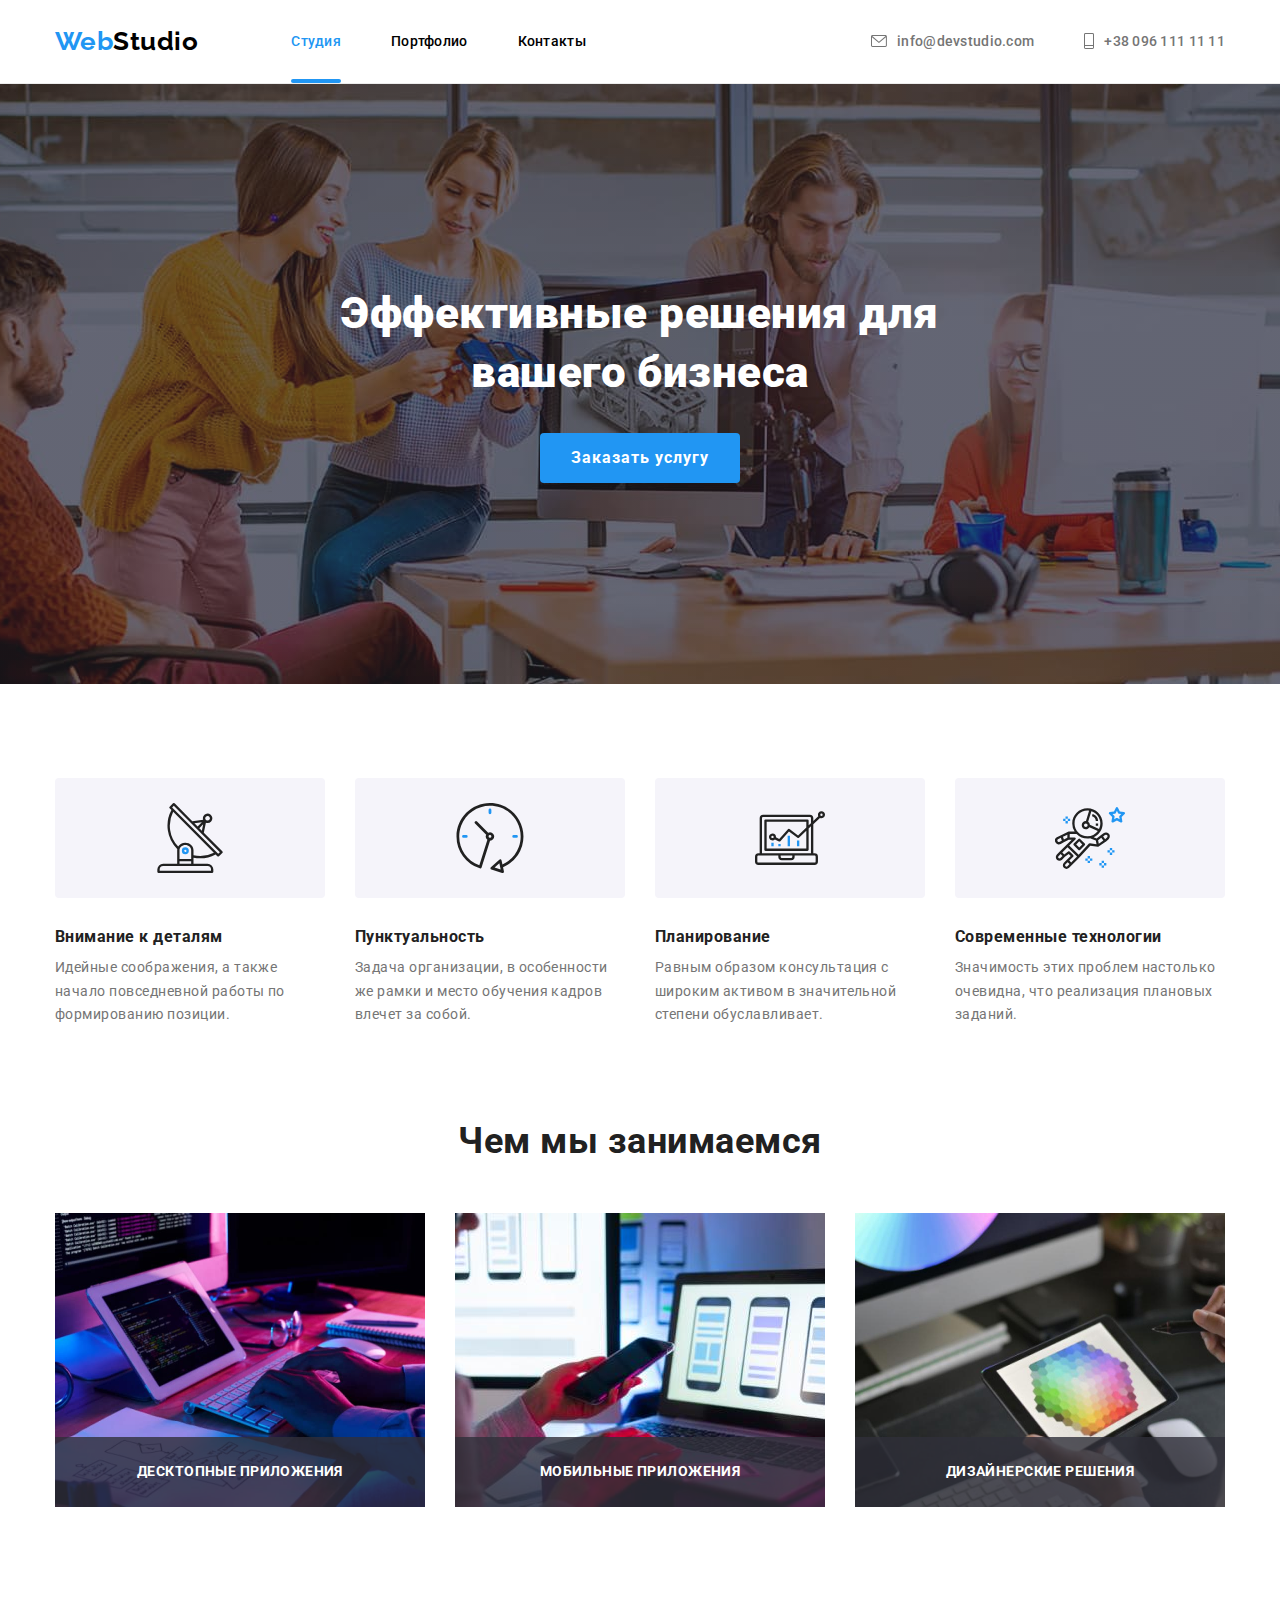
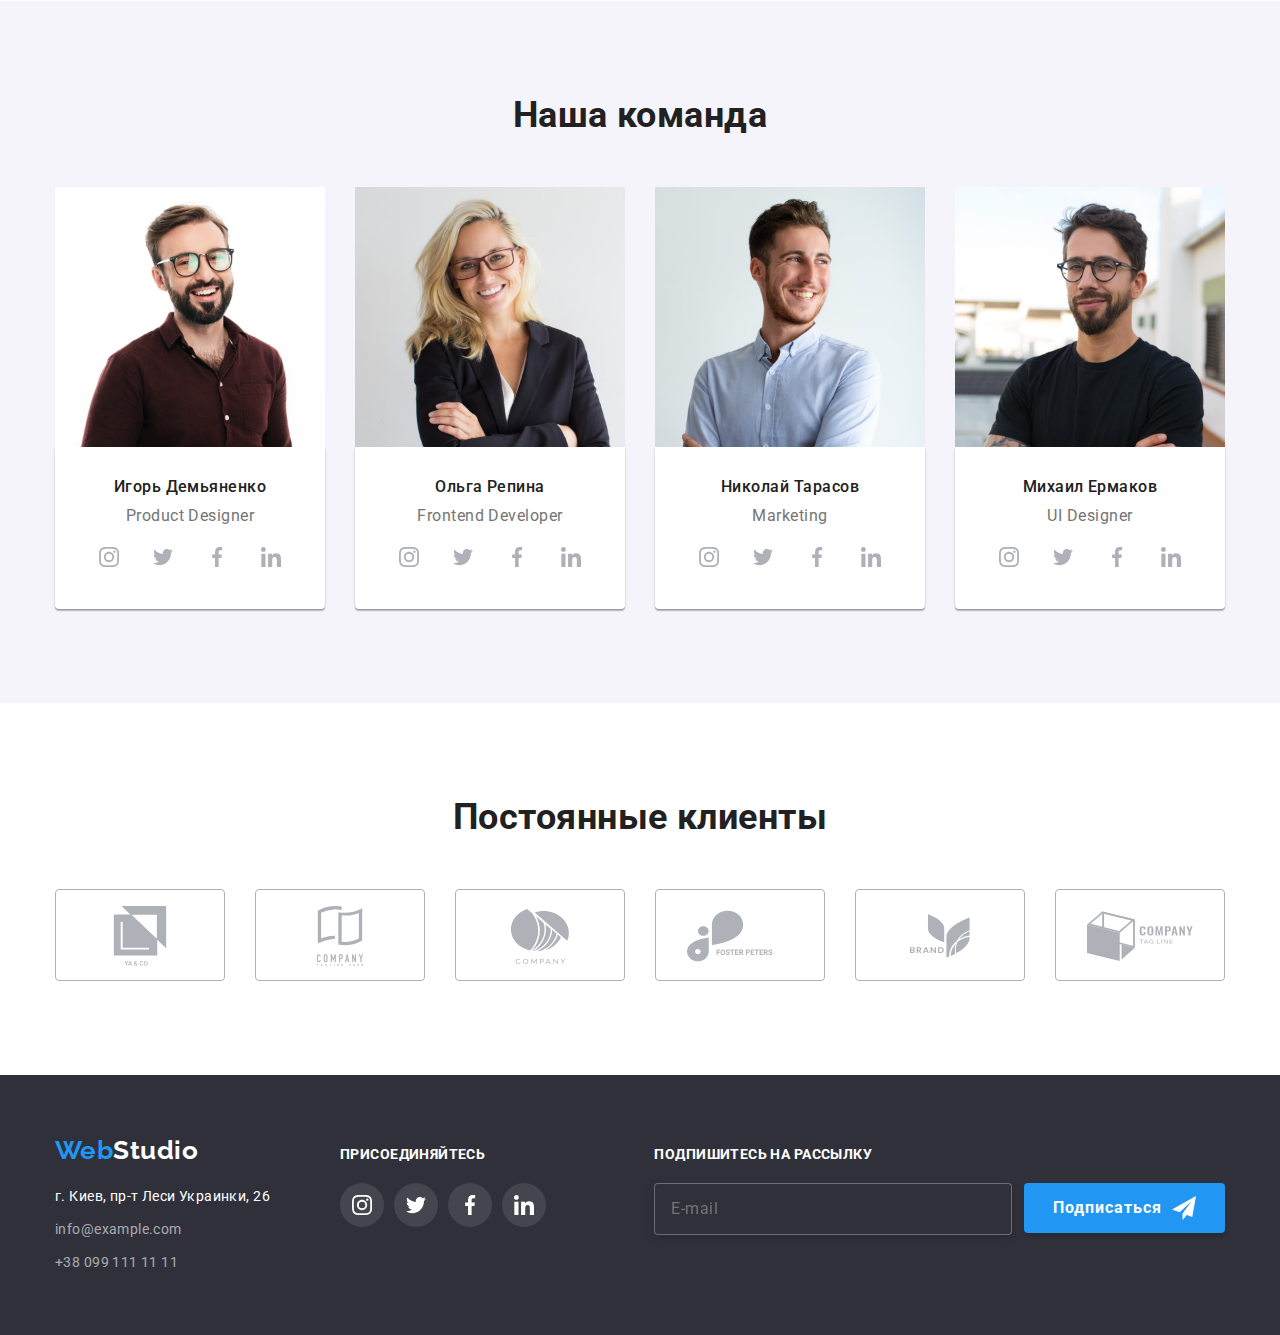
<file: index.html>
<!DOCTYPE html>
<html lang="en">

<head>
    <meta charset="UTF-8">
    <meta http-equiv="X-UA-Compatible" content="IE=edge">
    <meta name="viewport" content="width=device-width, initial-scale=1.0">
    <title>Document</title>
    <link
        href="https://fonts.googleapis.com/css2?family=Raleway:wght@700&family=Roboto:wght@400;500;700;900&display=swap"
        rel="stylesheet">
    <link rel="stylesheet" href="https://cdnjs.cloudflare.com/ajax/libs/modern-normalize/1.1.0/modern-normalize.min.css">
    <link rel="stylesheet" href="./css/styles.css" />
</head>

<body>
   
    <header class="header-blok">
      <div class="header container">
            <nav class="main-nav">
                <a class="logo" href="/">
                    <span class="logo-web">Web</span>Studio
                </a>
                <ul class="site-nav">
                    <li class="site-nav-item"><div class="link-current"><a href="index.html" class="site-nav-link link current">Студия</a></div></li>
                    <li class="site-nav-item"><a href="portfolio.html" class="site-nav-link link">Портфолио</a></li>
                    <li class="site-nav-item"><a href="" class="site-nav-link link">Контакты</a></li>
                </ul>
            </nav>
            
            <ul class="auth-nav list">
                <li class="auth-nav-item">
                    <a href="mailto:info@devstudio.com" class="auth-nav-link" aria-label="почта">
                        <svg class="auth-nav-icon-mail" width="16" height="12">
                            <use href="./image/icons.svg#icon-envelope" class="icon-mail"></use>
                        </svg>info@devstudio.com
                    </a>
                </li>
                <li class="auth-nav-item">
                    <a href="tel:+380961111111" class="auth-nav-link" aria-label="телефон">
                        <svg class="auth-nav-icon-tel">
                            <use href="./image/icons.svg#icon-Vector-1-1"></use>
                        </svg>+38 096 111 11 11
                    </a>
                </li>
            </ul>
      </div>

    </header>

    <main>
        <!--Герой-->

        <section class="hero">
            <div class="container">
                <h1 class="hero-title">Эффективные решения для вашего бизнеса</h1>
                <button class="hero-button" type="button" data-modal-open>Заказать услугу</button>
                <div class="backdrop is-hidden" data-modal>
                    <div class="modal">
        
                        <button class="modal-close" data-modal-close>
                            <svg class="button-icon">
                                <use href="./image/icons.svg#icon-Vector-close"></use>
                            </svg>
                        </button>

                        <form class="form js-speaker-form">
                            <b>Оставьте свои данные, мы вам перезвоним</b>

                            <div class="form-field" role="group" >
                               
                                <label class="form-label" for="name">Имя</label>
                                <input class="form-input" type="text" name="name" id="name" placeholder=" ">
                                <svg class="icon-form">
                                    <use href="./image/icons.svg#icon-person"></use>
                                </svg>
                            </div>

                            <div class="form-field" role="group">
                                <label class="form-label" for="tel">Телефон</label>
                                <input class="form-input" type="tel" name="tel" id="tel" placeholder=" ">
                                <svg class="icon-form" width="18" height="18">
                                    <use href="./image/icons.svg#icon-phone"></use>
                                </svg>
                            </div>

                            <div class="form-field" role="group">
                                <label class="form-label" for="mail">Почта</label>
                                <input class="form-input" type="email" name="mail" id="mail" placeholder=" ">
                                <svg class="icon-form">
                                    <use href="./image/icons.svg#icon-email"></use>
                                </svg>
                            </div>

                            <div class="form-comment" role="group">
                                <label for="comment">Коментарий</label>
                                <textarea name="comment" id="comment" rows="15" placeholder="Введите текст"></textarea>
                            </div>

                           <div class="form-checkbox" role="group">
                                

                                <label class="policy" for="policy">
                                    <input class="checkbox" type="checkbox" id="policy" name="policy">
                                    <span class="icon-checkbox">
                                        <svg class="icon-check" id="policy width=" 16px" height="15px">
                                            <use href="./image/icons.svg#icon-check"></use>
                                        </svg>
                                    </span>
                                    Соглашаюсь на рассылку и принимаю <a class="checkbox-link" href=""> Условия договора</a> 
                                </label>
                            
                            
                            <button class="form-button" type="submit">Отправить</button>

                        </form>
                    </div>
                </div>
            </div>
        </section>


        <!--Особенности-->
        <section class="section">
            <div class="container">
                <h2 class="hidden">Особенности</h2>
                <ul class="feature-list">
                    <li class="feature-box">
                        <div class="button-hidden" aria-label="внимание к деталям">
                            <svg class="button-icon">
                                <use href="./image/icons.svg#icon-antenna-1"></use>
                            </svg>
                        </div>
                        <h3 class="feature-title">Внимание к деталям</h3>
                        <p class="feature-text">Идейные соображения, а также начало повседневной работы по формированию
                            позиции.</p>
                    </li>
                    <li class="feature-box">
                        <div class="button-hidden" aria-label="пунктуальность">
                            <svg class="button-icon">
                                <use href="./image/icons.svg#icon-clock-1"></use>
                            </svg>
                        </div>
                        <h3 class="feature-title">Пунктуальность</h3>
                        <p class="feature-text">Задача организации, в особенности же рамки и место обучения кадров влечет за
                            собой.</p>
                    </li>
                    <li class="feature-box">
                        <div class="button-hidden" aria-label="планирование">
                            <svg class="button-icon">
                                <use href="./image/icons.svg#icon-diagram-1"></use>
                            </svg>
                        </div>
                        <h3 class="feature-title">Планирование</h3>
                        <p class="feature-text">Равным образом консультация с широким активом в значительной степени
                            обуславливает.</p>
                    </li>
                    <li class="feature-box">
                        <div class="button-hidden" aria-label="современные технологии">
                            <svg class="button-icon">
                                <use href="./image/icons.svg#icon-astronaut-1"></use>
                            </svg>
                        </div>
                        <h3 class="feature-title">Современные технологии</h3>
                        <p class="feature-text">Значимость этих проблем настолько очевидна, что реализация плановых заданий.
                        </p>
                    </li>
                            </ul>
            </div>
        </section>

        <section class="section section-work">
            <div class="container">
              <h2 class="section-title">Чем мы занимаемся</h2>
             <ul class="work-cards">
                <li class="work-item">
                    <div class="work-position">
                        <img src="./image/img(1).jpg" alt="Разработка плана за компьютером" width="370">
                        <p class="label">ДЕСКТОПНЫЕ ПРИЛОЖЕНИЯ</p>
                    </div>

                </li>

                <li class="work-item">
                    <div class="work-position">
                    <img src="./image/img(2).jpg" alt="Поддержка через елефон" width="370">
                    <p class="label">МОБИЛЬНЫЕ ПРИЛОЖЕНИЯ</p>
                    </div>
                </li>

                <li class="work-item">
                    <div class="work-position">
                    <img src="./image/img(3).jpg" alt="Поддержка через планшет" width="370">
                    <p class="label">ДИЗАЙНЕРСКИЕ РЕШЕНИЯ</p>
                    </div>

                </li>
                 </ul>
            </div>
        </section>

        <section class="team section">
            <div class="container">
                <h2 class="section-title">Наша команда</h2>
                <ul class="team-cards">
                    <li class="team-item">
                        <img class="team-img" src="./image/фото1.jpg" alt="Улыбчивий мужчина в очках" width="270">
                        <div class="team-border">
                            <h3 class="title-el">Игорь Демьяненко</h3>
                            <p class="title-el-text">Product Designer</p>
                            <ul class="team-list-link">
                                <li class="list-link">
                                    <a href="" class="link" aria-label="инстаграм">
                                        <svg class="icon-link">
                                            <use href="./image/icons.svg#icon-instagram-2"></use>
                                        </svg>
                                    </a>
                                </li>
                                <li class="list-link">
                                    <a href="" class="link" aria-label="твиттер">
                                        <svg class="icon-link">
                                            <use href="./image/icons.svg#icon-twitter-1"></use>
                                        </svg>
                                    </a>
                                </li>
                                <li class="list-link">
                                    <a href="" class="link" aria-label="фейсбук">
                                        <svg class="icon-link">
                                            <use href="./image/icons.svg#icon-facebook-1"></use>
                                        </svg>
                                    </a>
                                </li>
                                <li class="list-link">
                                    <a href="" class="link" aria-label="линкедин">
                                        <svg class="icon-link">
                                            <use href="./image/icons.svg#icon-linkedin-1"></use>
                                        </svg>
                                    </a>
                                </li>
                            </ul>
                        </div>

                    </li>
                    <li class="team-item">
                        <img class="team-img" src="./image/фото2.jpg" alt="Светловолосая девушка" width="270">
                        <div class="team-border">
                            <h3 class="title-el">Ольга Репина</h3>
                            <p class="title-el-text">Frontend Developer</p>
                            <ul class="team-list-link">
                                <li class="list-link">
                                    <a href="" class="link" aria-label="инстаграм">
                                        <svg class="icon-link">
                                            <use href="./image/icons.svg#icon-instagram-2"></use>
                                        </svg>
                                    </a>
                                </li>
                                <li class="list-link">
                                    <a href="" class="link" aria-label="твиттер">
                                        <svg class="icon-link">
                                            <use href="./image/icons.svg#icon-twitter-1"></use>
                                        </svg>
                                    </a>
                                </li>
                                <li class="list-link">
                                    <a href="" class="link" aria-label="фейсбук">
                                        <svg class="icon-link">
                                            <use href="./image/icons.svg#icon-facebook-1"></use>
                                        </svg>
                                    </a>
                                </li>
                                <li class="list-link">
                                    <a href="" class="link" aria-label="линкедин">
                                        <svg class="icon-link">
                                            <use href="./image/icons.svg#icon-linkedin-1"></use>
                                        </svg>
                                    </a>
                                </li>
                            </ul>
                        </div>

                    </li>
                    <li class="team-item">
                        <img class="team-img" src="./image/фото3.jpg" alt="Улыбчивый парень в рубашке" width="270">
                        <div class="team-border">
                            <h3 class="title-el">Николай Тарасов</h3>
                            <p class="title-el-text">Marketing</p>
                            <ul class="team-list-link">
                                <li class="list-link">
                                    <a href="" class="link" aria-label="инстаграм">
                                        <svg class="icon-link">
                                            <use href="./image/icons.svg#icon-instagram-2"></use>
                                        </svg>
                                    </a>
                                </li>
                                <li class="list-link">
                                    <a href="" class="link" aria-label="твиттер">
                                        <svg class="icon-link">
                                            <use href="./image/icons.svg#icon-twitter-1"></use>
                                        </svg>
                                    </a>
                                </li>
                                <li class="list-link">
                                    <a href="" class="link" aria-label="фейсбук">
                                        <svg class="icon-link">
                                            <use href="./image/icons.svg#icon-facebook-1"></use>
                                        </svg>
                                    </a>
                                </li>
                                <li class="list-link">
                                    <a href="" class="link" aria-label="линкедин">
                                        <svg class="icon-link">
                                            <use href="./image/icons.svg#icon-linkedin-1"></use>
                                        </svg>
                                    </a>
                                </li>
                            </ul>
                        </div>
                    </li>

                    <li class="team-item">
                        <img class="team-img" src="./image/фото4.jpg" alt="Увереный в себе мужчина" width="270">
                        <div class="team-border">
                            <h3 class="title-el">Михаил Ермаков</h3>
                            <p class="title-el-text">UI Designer</p>
                            <ul class="team-list-link">
                                <li class="list-link">
                                    <a href="" class="link" aria-label="инстаграм">
                                        <svg class="icon-link">
                                            <use href="./image/icons.svg#icon-instagram-2"></use>
                                        </svg>
                                    </a>
                                </li>
                                <li class="list-link">
                                    <a href="" class="link" aria-label="твиттер">
                                        <svg class="icon-link">
                                            <use href="./image/icons.svg#icon-twitter-1"></use>
                                        </svg>
                                    </a>
                                </li>
                                <li class="list-link">
                                    <a href="" class="link" aria-label="фейсбук">
                                        <svg class="icon-link">
                                            <use href="./image/icons.svg#icon-facebook-1"></use>
                                        </svg>
                                    </a>
                                </li>
                                <li class="list-link">
                                    <a href="" class="link" aria-label="линкедин">
                                        <svg class="icon-link">
                                            <use href="./image/icons.svg#icon-linkedin-1"></use>
                                        </svg>
                                    </a>
                                </li>
                            </ul>
                        </div>
                    </li>
                </ul>
            </div>
        </section>

        <section class="section">
            <div class="container">
                <h2 class="section-title">Постоянные клиенты</h2>
                    <ul class="logo-list">
                        <li class="logo-card">
                            <a href="" class="partners" aria-label=" "  >
                                <svg class="icon-logo" width="106px" height="60px">
                                    <use href="./image/icons.svg#icon-group-1"></use>
                                </svg>
                            </a>
                        </li>
                        <li class="logo-card">
                            <a href="" class="partners" aria-label="">
                                <svg class="icon-logo" width="106px" height="60px">
                                    <use href="./image/icons.svg#icon-group-2"></use>
                                </svg>
                            </a>
                        </li>
                        <li class="logo-card">
                            <a href="" class="partners" aria-label="">
                                <svg class="icon-logo" width="106px" height="60px">
                                    <use href="./image/icons.svg#icon-group-3"></use>
                                </svg>
                            </a>
                        </li>
                        <li class="logo-card">
                            <a href="" class="partners" aria-label="">
                                <svg class="icon-logo" width="106px" height="60px">
                                    <use href="./image/icons.svg#icon-group-4"></use>
                                </svg>
                            </a>
                        </li>
                        <li class="logo-card">
                            <a href="" class="partners" aria-label="">
                                <svg class="icon-logo" width="106px" height="60px">
                                    <use href="./image/icons.svg#icon-group5"></use>
                                </svg>
                            </a>
                        </li>
                        <li class="logo-card">
                            <a href="" class="partners" aria-label="">
                                <svg class="icon-logo" width="106px" height="60px">
                                    <use href="./image/icons.svg#icon-group-6"></use>
                                </svg>
                            </a>
                        </li>
                </ul>
            </div>
        </section>
    </main>

        <footer class="footer-blok ">
            <div class=" footer container">
                <div class="footer-adress ">
                    <a class="footer-logo logo" href="/"> <span class="logo-web">Web</span><span class="logo-studio">Studio</span></a>
                    <address class="address-footer">
                        <ul class="footer-item">
                            <li class="address">г. Киев, пр-т Леси Украинки, 26</li>
                            <li class="address-nav"><a href="mailto:info@devstudio.com" class="auth-nav-footer">info@example.com</a></li>
                            <li class="address-nav"><a href="tel:+380991111111" class="tel-nav-footer">+38 099 111 11 11</a></li>
                        </ul>
                    </address>
                </div>

               <div class="botton-link ">
                    <p class="link-title">ПРИСОЕДИНЯЙТЕСЬ</p>
                    <ul class="footer-box">
                        <li class="footer-list">
                            <a href="" class="footer-link" aria-label="">
                                <svg class="icon-footer">
                                    <use href="./image/icons.svg#icon-instagram-2"></use>
                                </svg>
                            </a>
                        </li>
                        <li class="footer-list">
                            <a href="" class="footer-link" aria-label="">
                                <svg class="icon-footer">
                                    <use href="./image/icons.svg#icon-twitter-1"></use>
                                </svg>
                            </a>
                        </li>
                        <li class="footer-list">
                            <a href="" class="footer-link" aria-label="">
                                <svg class="icon-footer">
                                    <use href="./image/icons.svg#icon-facebook-1"></use>
                                </svg>
                            </a>
                        </li>
                        <li class="footer-list">
                            <a href="" class="footer-link" aria-label="">
                                <svg class="icon-footer">
                                    <use href="./image/icons.svg#icon-linkedin-1"></use>
                                </svg>
                            </a>
                        </li>
                    </ul>
               </div>
               <label class="footer-mail" name="footer-mail" >
                   <span class="footer-label">ПОДПИШИТЕСЬ НА РАССЫЛКУ</span>
                    <form class="mail-box">
                        <input class="footer-input" type="email" placeholder="E-mail">
                        <button class="footer-submit" type="submit">Подписаться
                            <svg class="icon-footer">
                                <use href="./image/icons.svg#icon-send-1"></use>
                            </svg>
                        </button>
                    </form>
                    
                    
               </label>


            </div>
        </footer>

        <script src="./js/modal.js"></script>
</body>

</html>
</file>
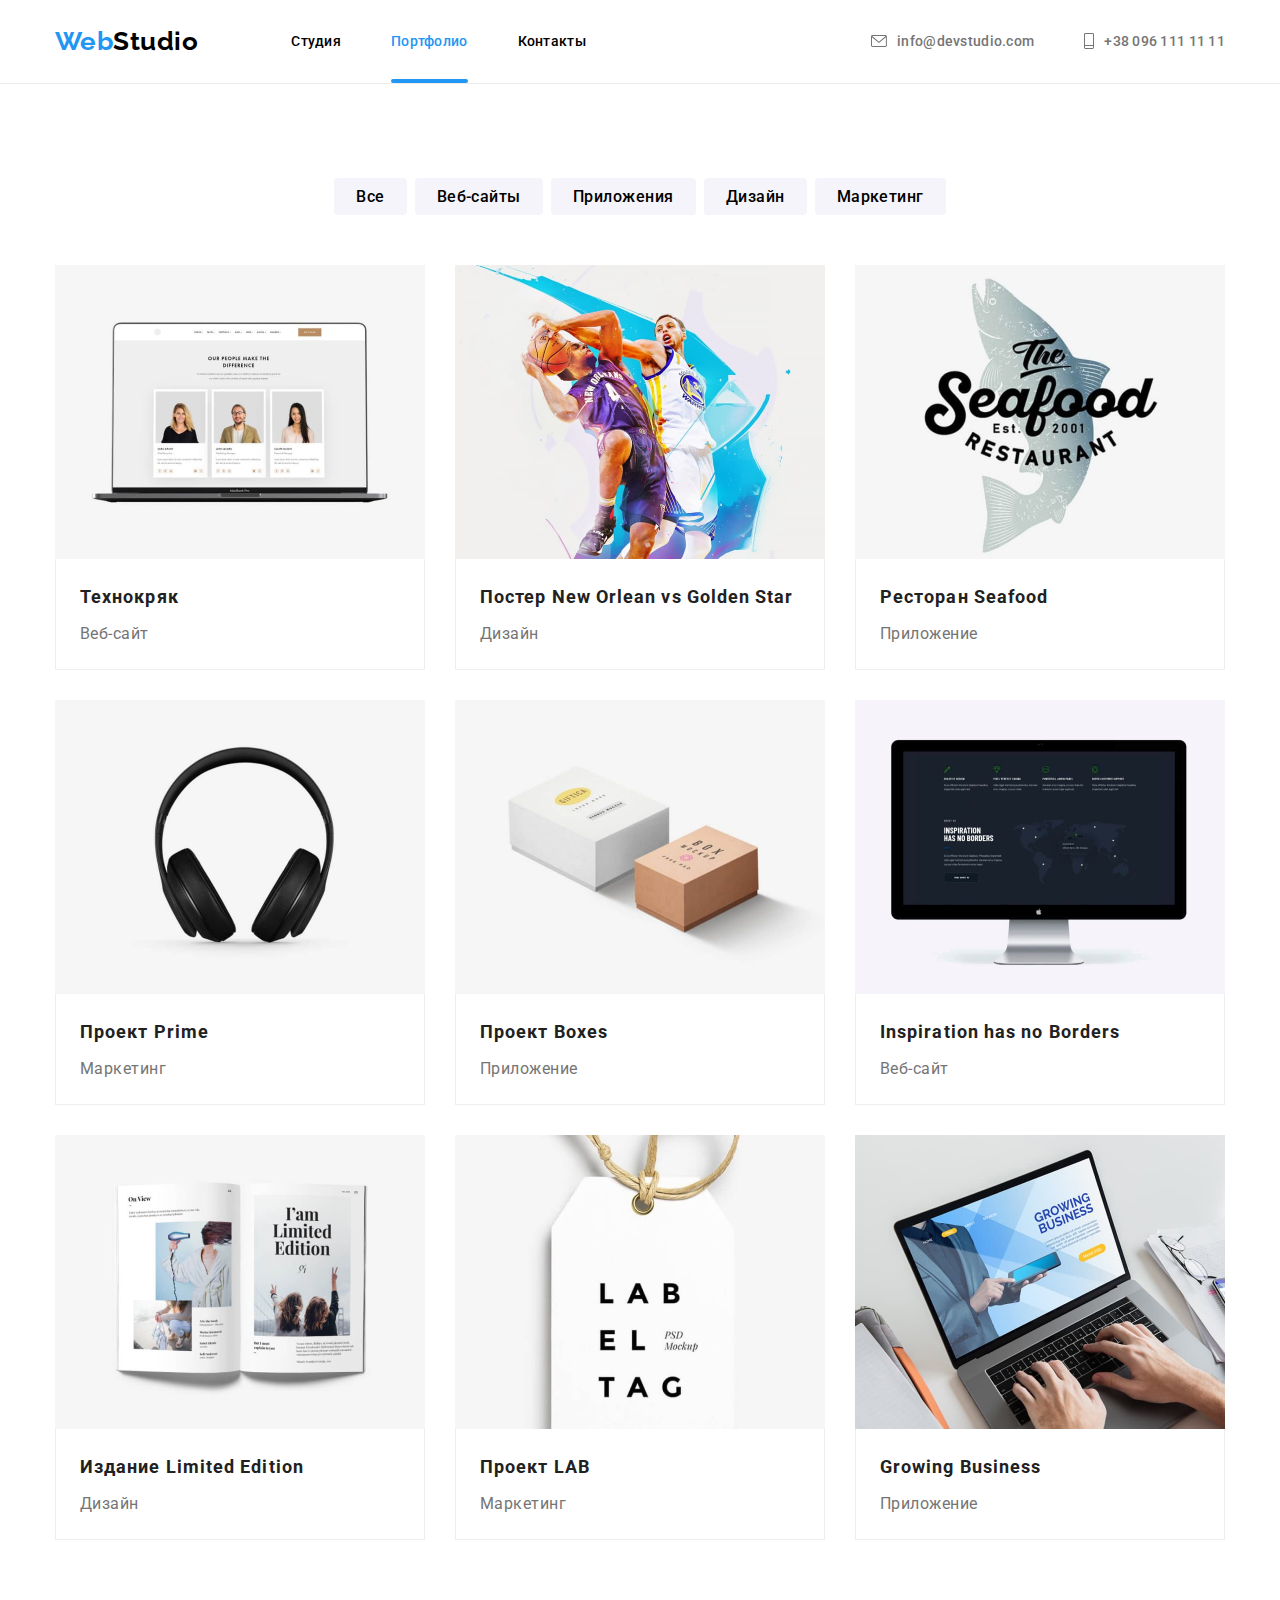
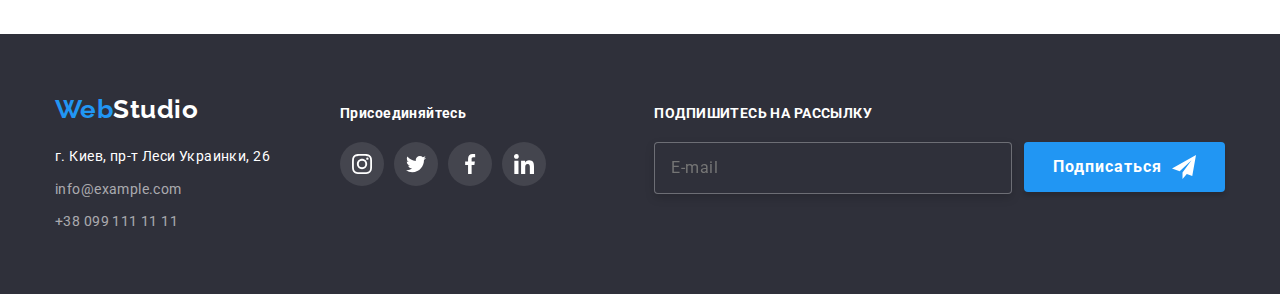
<file: portfolio.html>
<!DOCTYPE html>
<html lang="en">
<head>
    <meta charset="UTF-8">
    <meta http-equiv="X-UA-Compatible" content="IE=edge">
    <meta name="viewport" content="width=device-width, initial-scale=1.0">
    <title>Portfolio</title>
    <link href="https://fonts.googleapis.com/css2?family=Raleway:wght@700&family=Roboto:wght@400;500;700;900&display=swap"
        rel="stylesheet">
    <link href="https://cdnjs.cloudflare.com/ajax/libs/modern-normalize/1.1.0/modern-normalize.min.css" rel="stylesheet">
    <link rel="stylesheet" href="./css/styles.css" />
</head>
<body>
    <header class="header-blok" >
       <section class="header container">
            <nav class="main-nav">
                <a class="logo" href="/">
                    <span class="logo-web">Web</span>Studio
                </a>
                <ul class="site-nav">
                    <li class="site-nav-item"><a href="index.html" class="site-nav-link link ">Студия</a></li>
                    <li class="site-nav-item"><div class="link-current"><a href="portfolio.html" class="site-nav-link link current">Портфолио</a></div></li>
                    <li class="site-nav-item"><a href="" class="site-nav-link link">Контакты</a></li>
                </ul>
            </nav>
            
            <ul class="auth-nav list">
                <li class="auth-nav-item">
                    <a href="mailto:info@devstudio.com" class="auth-nav-link" aria-label="почта">
                        <svg class="auth-nav-icon-mail" width="16" height="12">
                            <use href="./image/icons.svg#icon-envelope" class="icon-mail"></use>
                        </svg>info@devstudio.com
                    </a>
                </li>
                <li class="auth-nav-item">
                    <a href="tel:+380961111111" class="auth-nav-link" aria-label="телефон">
                        <svg class="auth-nav-icon-tel">
                            <use href="./image/icons.svg#icon-Vector-1-1"></use>
                        </svg>+38 096 111 11 11
                    </a>
                </li>
            </ul>
       </section>
    
    </header>

    <!--Портфолио-->
    <main>
            <!--Фильтр-->
            <section  class="section">
               <div class="container">
                    <h1 class="hidden">Фильтры</h1>
                    <ul class="button-filter">
                        <li class="filter-item"><button  class="button" type="button">Все</button></li>
                        <li class="filter-item"><button  class="button" type="button">Веб-сайты</button></li>
                        <li class="filter-item"><button  class="button" type="button">Приложения</button></li>
                        <li class="filter-item"><button  class="button" type="button">Дизайн</button></li>
                        <li class="filter-item"><button  class="button" type="button">Маркетинг</button></li>
                    
                    </ul>
                    
                    <ul class="projects-cards">
                    
                        <li class="projects-item">
                            <a href="" class="projects-link"> 
                               <div class="img-thumb">
                                   <img src="./image/11.jpg" alt="Веб-сайт" Width="370" Height="294">
                                   <div class="img-overlay">
                                       <p>Технокряк это современная площадка распространения коронавируса. Компании используют эту платформу для цифрового
                                    шпионажа и атак на защищённые сервера конкурентов.</p></div>
                                </div>
                                <div class="projects-border">
                                    <h2 class="projects-title">Технокряк</h2>
                                    <p class="projects-text">Веб-сайт</p>
                                </div>
                               
                            </a>
                    
                        </li>
                    
                        <li class="projects-item">
                            <a href="" class="projects-link">
                                <div class="img-thumb">
                                    <img class="img" src="./image/12.jpg" alt="Постер" Width="370" Height="294">
                                    <div class="img-overlay">
                                        <p>Технокряк это современная площадка распространения коронавируса. Компании используют эту платформу для цифрового
                                        шпионажа и атак на защищённые сервера конкурентов.</p>
                                     </div>
                                </div>
                                <div class="projects-border">
                                    <h2 class="projects-title">Постер New Orlean vs Golden Star</h2>
                                    <p class="projects-text">Дизайн</p>
                                </div>
                            </a>
                    
                        </li>
                    
                        <li class="projects-item">
                            <a href="" class="projects-link">
                                <div class="img-thumb">
                                <img class="img" src="./image/13.jpg" alt="Ресторан" Width="370" Height="294">
                                <div class="img-overlay">
                                    <p>Технокряк это современная площадка распространения коронавируса. Компании используют эту платформу для цифрового
                                    шпионажа и атак на защищённые сервера конкурентов.</p>
                                </div>
                                </div>
                                <div class="projects-border">
                                    <h2 class="projects-title">Ресторан Seafood</h2>
                                    <p class="projects-text">Приложение</p>
                                </div>
                            </a>
                    
                        </li>
                    
                        <li class="projects-item">
                            <a href="" class="projects-link">
                                <div class="img-thumb">
                                <img class="img" src="./image/14.jpg" alt="Наушники" Width="370" Height="294">
                                <div class="img-overlay">
                                    <p>Технокряк это современная площадка распространения коронавируса. Компании используют эту платформу для цифрового
                                    шпионажа и атак на защищённые сервера конкурентов.</p>
                                </div>
                                </div>
                                <div class="projects-border">
                                    <h2 class="projects-title">Проект Prime</h2>
                                    <p class="projects-text">Маркетинг</p>
                                </div>
                            </a>
                        </li>
                    
                        <li class="projects-item">
                            <a href="" class="projects-link">
                                <div class="img-thumb">
                                <img class="img" src="./image/15.jpg" alt="Коробочки" Width="370" Height="294">
                                <div class="img-overlay">
                                    <p>Технокряк это современная площадка распространения коронавируса. Компании используют эту платформу для цифрового
                                    шпионажа и атак на защищённые сервера конкурентов.</p>
                                </div>
                                </div>
                                <div class="projects-border">
                                    <h2 class="projects-title">Проект Boxes</h2>
                                    <p class="projects-text">Приложение</p>
                                </div>
                            </a>
                        </li>
                    
                        <li class="projects-item">
                            <a href="" class="projects-link">
                                <div class="img-thumb">
                                <img class="img" src="./image/16.jpg" alt="Монитор с открытым сайтом" Width="370" Height="294">
                                <div class="img-overlay">
                                    <p>Технокряк это современная площадка распространения коронавируса. Компании используют эту платформу для цифрового
                                    шпионажа и атак на защищённые сервера конкурентов.</p>
                                </div>
                                </div>
                                <div class="projects-border">
                                    <h2 class="projects-title">Inspiration has no Borders</h2>
                                    <p class="projects-text">Веб-сайт</p>
                                </div>
                            </a>
                        </li>
                    
                        <li class="projects-item">
                            <a href="" class="projects-link">
                                <div class="img-thumb">
                                <img class="img" src="./image/17.jpg" alt="Журнал" Width="370" Height="294">
                                <div class="img-overlay">
                                    <p>Технокряк это современная площадка распространения коронавируса. Компании используют эту платформу для цифрового
                                    шпионажа и атак на защищённые сервера конкурентов.</p>
                                </div>
                                </div>
                                <div class="projects-border">
                                    <h2 class="projects-title">Издание Limited Edition</h2>
                                    <p class="projects-text">Дизайн</p>
                                </div>
                            </a>
                        </li>
                    
                        <li class="projects-item">
                            <a href="" class="projects-link">
                                <div class="img-thumb">
                                <img class="img" src="./image/18.jpg" alt="Торговая этикетка" Width="370" Height="294">
                                <div class="img-overlay">
                                    <p>Технокряк это современная площадка распространения коронавируса. Компании используют эту платформу для цифрового
                                    шпионажа и атак на защищённые сервера конкурентов.</p>
                                </div>
                                </div>
                                <div class="projects-border">
                                    <h2 class="projects-title">Проект LAB</h2>
                                    <p class="projects-text">Маркетинг</p>
                                </div>
                            </a>
                        </li>
                    
                        <li class="projects-item">
                            <a href="" class="projects-link">
                                <div class="img-thumb">
                                <img class="img" src="./image/19.jpg" alt="Ноутбук за которым работают" Width="370" Height="294">
                                <div class="img-overlay">
                                    <p>Технокряк это современная площадка распространения коронавируса. Компании используют эту платформу для цифрового
                                    шпионажа и атак на защищённые сервера конкурентов.</p>
                                </div>
                                </div>
                                <div class="projects-border">
                                    <h2 class="projects-title">Growing Business</h2>
                                    <p class="projects-text">Приложение</p>
                                </div>
                            </a>
                        </li>
                    
                    </ul>
               </div>

            </section>
           
    </main>

    <footer class="footer-blok ">
        <div class=" footer container">
            <div class="footer-adress ">
                <a class="footer-logo logo" href="/"> <span class="logo-web">Web</span><span
                        class="logo-studio">Studio</span></a>
                <address class="address-footer">
                    <ul class="footer-item">
                        <li class="address">г. Киев, пр-т Леси Украинки, 26</li>
                        <li class="address-nav"><a href="mailto:info@devstudio.com"
                                class="auth-nav-footer">info@example.com</a></li>
                        <li class="address-nav"><a href="tel:+380991111111" class="tel-nav-footer">+38 099 111 11 11</a>
                        </li>
                    </ul>
                </address>
            </div>
    
            <div class="botton-link ">
                <h3 class="link-title">Присоединяйтесь</h3>
                <ul class="footer-box">
                    <li class="footer-list">
                        <a href="" class="footer-link" aria-label="">
                            <svg class="icon-footer">
                                <use href="./image/icons.svg#icon-instagram-2"></use>
                            </svg>
                        </a>
                    </li>
                    <li class="footer-list">
                        <a href="" class="footer-link" aria-label="">
                            <svg class="icon-footer">
                                <use href="./image/icons.svg#icon-twitter-1"></use>
                            </svg>
                        </a>
                    </li>
                    <li class="footer-list">
                        <a href="" class="footer-link" aria-label="">
                            <svg class="icon-footer">
                                <use href="./image/icons.svg#icon-facebook-1"></use>
                            </svg>
                        </a>
                    </li>
                    <li class="footer-list">
                        <a href="" class="footer-link" aria-label="">
                            <svg class="icon-footer">
                                <use href="./image/icons.svg#icon-linkedin-1"></use>
                            </svg>
                        </a>
                    </li>
                </ul>
            </div>
            <label class="footer-mail" name="footer-mail">
                <span class="footer-label">ПОДПИШИТЕСЬ НА РАССЫЛКУ</span>
                <div class="mail-box">
                    <input class="footer-input" type="email" placeholder="E-mail">
                    <button class="footer-submit" type="submit">Подписаться
                        <svg class="icon-footer">
                            <use href="./image/icons.svg#icon-send-1"></use>
                        </svg>
                    </button>
                </div>
            
            
            </label>
    
        </div>
    </footer>
    
</body>
</html>
</file>
<file: css/styles.css>
:root {
  --primari-text-color: #757575;
  --title-text-color: #212121;
  --accent-color: #2196f3;
  --primari-white-color: #ffffff;
  --logo-nav-color: #000000;
  --button-background-color: #f5f4fa;
  --hero-background-color: #2f303a;
  --hero-button-focus-color: #188ce8;
  --border-cards-color: #eeeeee;
  --auth-nav-footer-color: rgba(255, 255, 255, 0.6);
  --fill-icon-color: #afb1b8;
}

html {
  box-sizing: border-box;
}

*,
*::before,
*::after {
  box-sizing: inherit;
}

body {
  margin: 0;
  /* width: 1600px; */

  background: var(--primari-white-color);
  color: var(--primari-text-color);
  font-family: Roboto, sans-serif;
  letter-spacing: 0.03em;
}

ul {
  list-style: none;
  margin-top: 0;
  margin-bottom: 0;
  padding-left: 0;
}

h1,
h2,
h3,
h4,
h5,
p {
  margin-top: 0;
  margin-bottom: 0;
}

a {
  text-decoration: none;
}

img {
  display: block;
  max-width: 100%;
  height: auto;
}

.container {
  width: 1200px;
  padding-left: 15px;
  padding-right: 15px;
  margin-left: auto;
  margin-right: auto;
}

.section {
  padding-top: 94px;
  padding-bottom: 94px;
}

.hidden {
  position: absolute;
  clip: rect(0 0 0 0);
  width: 1px;
  height: 1px;
  margin: -1px;
}

.header-blok {
  border-bottom: 1px solid #ececec;
}

.header.container {
  display: flex;
  padding-top: 0;
  padding-bottom: 0;
}

/* logo */
.main-nav {
  display: flex;
  align-items: center;
}

.logo {
  margin-right: 93px;

  color: var(--logo-nav-color);
  font-family: Raleway, sans-serif;
  font-weight: 700;
  font-size: 26px;
  line-height: 1.19;
}

.logo-web {
  color: var(--accent-color);
}

.logo-studio {
  color: var(--primari-white-color);
}

/* site-nav */
.site-nav {
  display: flex;
}

.site-nav-item:not(:last-child) {
  margin-right: 50px;
}

.site-nav-link {
  display: block;
  padding-top: 32px;
  padding-bottom: 32px;

  color: var(--logo-nav-color);
  font-weight: 500;
  font-size: 14px;
  line-height: 1.33;
  letter-spacing: 0.02em;
  transition-property: color;
  transition-duration: 250ms;
  transition-timing-function: cubic-bezier(0.4, 0, 0.2, 1);
}

.site-nav-link:hover,
.site-nav-link:focus {
  color: var(--accent-color);
}

.site-nav-link.current {
  color: var(--accent-color);
}

.site-nav-link {
  position: relative;
  display: block;
}

.site-nav-link.current::after {
  position: absolute;
  width: 100%;
  height: 4px;
  content: "";
  left: 0;
  bottom: 0;

  background-color: var(--accent-color);
  border-radius: 2px;
}

.auth-nav.list {
  display: flex;
  align-items: center;
  margin-left: auto;
}

.auth-nav-link {
  display: flex;
  align-items: center;
  color: var(--primari-text-color);

  font-weight: 500;
  font-size: 14px;
  line-height: 1.33;
  letter-spacing: 0.02em;

  padding-top: 32px;
  padding-bottom: 32px;
  transition-property: color;
  transition-duration: 250ms;
  transition-timing-function: cubic-bezier(0.4, 0, 0.2, 1);
}

.auth-nav-item:not(:last-child) {
  margin-right: 50px;
}
.auth-nav-item {
  display: flex;
}

.auth-nav-link:hover,
.auth-nav-link:focus {
  color: var(--accent-color);
}
.auth-nav-icon-mail {
  margin-right: 10px;
  fill: currentColor;
  padding: 0;
}

.auth-nav-icon-tel {
  width: 10px;
  height: 16px;
  margin-right: 10px;
  fill: currentColor;
  padding: 0;
}

/* hero */

.hero {
  background-color: var(--hero-background-color);
  padding-top: 200px;
  padding-bottom: 200px;
  height: 600px;
  max-width: 1600px;
  margin-left: auto;
  margin-right: auto;
  text-align: center;
  background-image: linear-gradient(
      to right,
      rgba(47, 48, 58, 0.4),
      rgba(47, 48, 58, 0.4)
    ),
    url(../image/hero.jpg);
  background-size: cover;
  background-repeat: no-repeat;
  background-position: center;
}

.hero > .container {
  padding-top: 0;
  padding-bottom: 0;
}

.hero-title {
  margin-left: auto;
  margin-right: auto;
  margin-bottom: 30px;
  width: 696px;

  color: var(--primari-white-color);

  font-weight: 900;
  font-size: 44px;
  line-height: 1.36;
}
.hero-button {
  min-width: 200px;
  height: 50px;
  border: transparent;
  border-radius: 4px;
  padding-bottom: 10px;
  padding-top: 10px;

  color: var(--primari-white-color);
  background-color: var(--accent-color);
  font-weight: bold;
  font-size: 16px;
  line-height: 1.87;
  letter-spacing: 0.06em;
  cursor: pointer;
  transition-property: color, background-color;
  transition-duration: 250ms;
  transition-timing-function: cubic-bezier(0.4, 0, 0.2, 1);
}

.hero-button:focus,
.hero-button:hover {
  color: var(--primari-white-color);
  background-color: var(--hero-button-focus-color);
}

/* section */

.feature-list {
  display: flex;
}

.feature-box {
  flex-basis: calc((100%-90px) / 4);
  margin-right: 30px;
}

.feature-box:last-child {
  margin-right: 0px;
}

.feature-text {
  font-size: 14px;
  line-height: 1.7;
}
.feature-title {
  margin-bottom: 10px;

  color: var(--title-text-color);
  font-weight: 700;
  font-size: 16px;
  line-height: 1.14;
}

.button-hidden {
  display: flex;
  justify-content: center;
  padding-top: 25px;
  padding-bottom: 25px;
  border: none;
  width: 270px;
  height: 120px;
  margin-bottom: 30px;
  border-radius: 4px;
  background-color: var(--button-background-color);
}

.button-icon {
  width: 70px;
  height: 70px;
}

.button-filter {
  margin-bottom: 50px;
  display: flex;
  justify-content: center;
}

/* .filter-item:focus .button,
.filter-item:hover .button {
  box-shadow: 0px 3px 1px rgba(0, 0, 0, 0.1), 0px 1px 2px rgba(0, 0, 0, 0.08),
    0px 2px 2px rgba(0, 0, 0, 0.12);
} */

.filter-item:not(:last-child) {
  margin-right: 8px;
}

.filter-item {
  border-radius: 4px;
}

.projects-border {
  border-bottom: 1px solid var(--border-cards-color);
  border-left: 1px solid var(--border-cards-color);
  border-right: 1px solid var(--border-cards-color);
  padding: 20px 24px;
}

.projects-cards {
  display: flex;
  flex-wrap: wrap;
}

.projects-item {
  display: block;
  flex-basis: calc ((100%-60px) / 3);
  margin-right: 30px;
  margin-bottom: 30px;
}
.projects-item:nth-child(3n) {
  margin-right: 0;
}
.projects-item:nth-last-child(-n + 3) {
  margin-bottom: 0px;
}

.projects-link:hover,
.projects-link:focus {
  box-shadow: 0px 1px 1px rgba(0, 0, 0, 0.12), 0px 4px 4px rgba(0, 0, 0, 0.06),
    1px 4px 6px rgba(0, 0, 0, 0.16);
}

.projects-link {
  display: block;
  color: var(--primari-text-color);
  transition-property: box-shadow;
  transition-duration: 250ms;
  transition-timing-function: cubic-bezier(0.4, 0, 0.2, 1);
}
.img-thumb {
  position: relative;
  overflow: hidden;
  max-width: 100%;
}

.img-overlay {
  position: absolute;
  top: 0;
  left: 0;
  width: 100%;
  height: 100%;
  font-size: 18px;
  line-height: 1.6;
  padding: 63px 24px;
  background: rgba(33, 150, 243, 0.9);
  color: var(--primari-white-color);

  transform: translateY(101%);
  transition: transform 250ms cubic-bezier(0.4, 0, 0.2, 1);
}

.projects-link:hover .img-thumb .img-overlay,
.projects-link:focus .img-thumb .img-overlay {
  transform: translate(0%);
}

.projects-title {
  margin-bottom: 4px;

  color: var(--title-text-color);
  font-weight: 700;
  font-size: 18px;
  line-height: 2;
  letter-spacing: 0.06em;
}

.projects-text {
  font-size: 16px;
  line-height: 1.87;
}

/* work */

.section-title {
  margin-bottom: 50px;

  color: var(--title-text-color);
  font-weight: 700;
  font-size: 36px;
  line-height: 1.16;
  text-align: center;
}

.section-work {
  padding-top: 0px;
}

.work-cards {
  display: flex;
}

.work-item {
  width: calc((100%-60px) / 3);
  margin-right: 30px;
  margin-bottom: 30px;
}

.work-item:nth-last-child(-n + 3) {
  margin-bottom: 0;
}

.work-item:nth-child(3n) {
  margin-right: 0;
}

.work-position {
  display: block;
  position: relative;
}

.label {
  display: flex;
  position: absolute;

  height: 70px;
  width: 100%;
  bottom: 0;
  color: var(--primari-white-color);
  font-family: Roboto;
  font-style: normal;
  font-weight: 700;
  font-size: 14px;
  line-height: 1.14;
  letter-spacing: 0.03em;

  align-items: center;
  justify-content: center;
  background: rgba(47, 48, 58, 0.8);
}

/* team */
.team {
  background-color: var(--button-background-color);
}

.team-cards {
  display: flex;
}

.team-item {
  width: calc((100%-60px) / 4);
  margin-right: 30px;
  margin-bottom: 30px;
}

.team-item:last-child {
  margin-right: 0px;
}

.team-item:nth-last-child(-n + 4) {
  margin-bottom: 0px;
}
.title-el {
  margin-bottom: 10px;

  color: var(--title-text-color);
  font-weight: 500;
  font-size: 16px;
  line-height: 1.19;
}

.title-el-text {
  font-size: 16px;
  line-height: 1.19;
  margin-bottom: 10px;
}

.team-list-link {
  display: flex;
  justify-content: center;
}

.list-link {
  margin-right: 10px;
}
.list-link:last-child {
  margin: 0px;
}

.footer-link,
.list-link > .link {
  display: flex;
  width: 44px;
  height: 44px;
  align-items: center;
  justify-content: center;
  border-radius: 50%;
  transition-property: background-color;
  transition-duration: 250ms;
  transition-timing-function: cubic-bezier(0.4, 0, 0.2, 1);
}
.list-link > .link:hover,
.list-link > .link:focus {
  background-color: var(--accent-color);
}
.icon-link {
  width: 20px;
  height: 20px;

  fill: var(--fill-icon-color);
  transition-property: fill;
  transition-duration: 250ms;
  transition-timing-function: cubic-bezier(0.4, 0, 0.2, 1);
}

a.link:hover .icon-link,
a.link:focus .icon-link {
  fill: var(--primari-white-color);
}

.team-border {
  border-radius: 0px 0px 4px 4px;
  padding-top: 30px;
  padding-bottom: 30px;
  text-align: center;

  background: #ffffff;
  box-shadow: 0px 1px 3px rgba(0, 0, 0, 0.12), 0px 1px 1px rgba(0, 0, 0, 0.14),
    0px 2px 1px rgba(0, 0, 0, 0.2);
}

/* Button */
.button {
  background-color: var(--button-background-color);

  font-family: inherit;
  font-weight: 500;
  font-size: 16px;
  line-height: 1.6;
  letter-spacing: 0.03em;
  cursor: pointer;

  border: transparent;
  border-radius: 4px;
  padding: 6px 22px;
  transition-property: color, background-color, box-shadow;
  transition-duration: 250ms;
  transition-timing-function: cubic-bezier(0.4, 0, 0.2, 1);
}

.button:hover,
.button:focus {
  color: var(--primari-white-color);
  background-color: var(--accent-color);

  box-shadow: 0px 3px 1px rgba(0, 0, 0, 0.1), 0px 1px 2px rgba(0, 0, 0, 0.08),
    0px 2px 2px rgba(0, 0, 0, 0.12);
}

/*  section logo */

.logo-list {
  display: flex;
}
.logo-card:last-child {
  margin: 0px;
}
.logo-card {
  margin-right: 30px;
}

.partners {
  display: flex;
  width: 170px;
  height: 92px;
  justify-content: center;
  border: 1px solid #afb1b8;
  border-radius: 4px;
  padding-top: 16px;
  padding-bottom: 16px;
  transition-property: border-color;
  transition-duration: 250ms;
  transition-timing-function: cubic-bezier(0.4, 0, 0.2, 1);
}
.partners:focus,
.partners:hover {
  border-color: var(--accent-color);
}

a.partners:focus .icon-logo,
a.partners:hover .icon-logo {
  fill: var(--accent-color);
}

.icon-logo {
  display: flex;

  justify-content: center;
  align-items: center;
  transition: fill;
  transition-duration: 250ms;
  transition-timing-function: cubic-bezier(0.4, 0, 0.2, 1);

  fill: var(--fill-icon-color);
}
/*  section footer */
.footer-blok {
  padding-top: 60px;
  padding-bottom: 60px;
  margin-left: auto;
  margin-right: auto;

  background-color: var(--hero-background-color);
}

.footer-blok > .container {
  padding-top: 0;
  padding-bottom: 0;
}

.footer-logo {
  display: block;

  margin-bottom: 20px;
  margin-right: 0px;
}

.address {
  color: var(--primari-white-color);
  margin-bottom: 9px;
}
.address-nav:not(:last-child) {
  margin-bottom: 9px;
}

.auth-nav-footer {
  display: block;
  color: var(--auth-nav-footer-color);
  margin-bottom: 9px;
  transition-property: color;
  transition-duration: 250ms;
  transition-timing-function: cubic-bezier(0.4, 0, 0.2, 1);
}

.tel-nav-footer {
  display: block;
  color: var(--auth-nav-footer-color);
}

.auth-nav-footer:hover,
:focus,
.tel-nav-footer:hover,
:focus {
  color: var(--accent-color);
}

.tel-nav-footer,
.auth-nav-footer,
.address {
  font-family: Roboto;
  font-style: normal;
  font-weight: normal;
  font-size: 14px;
  line-height: 1.7;
  letter-spacing: 0.03em;
}
.footer-adress {
  margin-right: 70px;
}

.footer.container {
  align-items: baseline;
  display: flex;
}
.link-title,
.footer-label {
  margin-bottom: 20px;
  color: var(--primari-white-color);

font-weight: 700;
font-size: 14px;
line-height: 1.14;
letter-spacing: 0.03em;
}
.footer-box {
  display: flex;
}

.footer-list {
  margin-right: 10px;
}
.footer-list:last-child {
  margin: 0px;
}

.footer-link {
  display: flex;
  width: 44px;
  height: 44px;
  align-items: center;
  justify-content: center;
  border-radius: 50%;
  background: rgba(255, 255, 255, 0.1);
  transition-property: background;
  transition-duration: 250ms;
  transition-timing-function: cubic-bezier(0.4, 0, 0.2, 1);
}
.footer-link:hover,
.footer-link:focus {
  background-color: var(--accent-color);
}
.icon-footer {
  width: 20px;
  height: 20px;
  fill: var(--primari-white-color);
}
/* модалка */
.backdrop {
  position: fixed;
  top: 0;
  left: 0;
  width: 100%;
  height: 100%;
  background-color: rgba(0, 0, 0, 0.2);
  z-index: 9;

  opacity: 1;
  transition: opacity 250ms cubic-bezier(0.4, 0, 0.2, 1);
}

.backdrop.is-hidden {
  opacity: 0;
  pointer-events: none;
}

.backdrop.is-hidden .modal {
  transform: translate(-50%, -50%) scale(0.9);
}
.modal {
  position: absolute;
  top: 50%;
  left: 50%;

  transform: translate(-50%, -50%) scale(1);
  transition: transform 250ms cubic-bezier(0.4, 0, 0.2, 1);

  min-width: 528px;
  min-height: 581px;

  background: var(--primari-white-color);
  box-shadow: 0px 1px 3px rgba(0, 0, 0, 0.12), 0px 1px 1px rgba(0, 0, 0, 0.14),
    0px 2px 1px rgba(0, 0, 0, 0.2);
  border-radius: 4px;
}
.modal-close {
  position: absolute;
  right: 8px;
  top: 8px;
  cursor: pointer;

  width: 30px;
  height: 30px;

  background: var(--primari-white-color);
  border: 1px solid rgba(0, 0, 0, 0.1);
  box-sizing: border-box;
  border-radius: 50%;
}
.modal-close > .button-icon {
  width: 11px;
  height: 11px;
  transition-property: fill;
  transition-duration: 250ms;
  transition-timing-function: cubic-bezier(0.4, 0, 0.2, 1);
}
.modal-close:hover .button-icon,
.modal-close:focus .button-icon {
  fill: var(--accent-color);
}

b {
  display: inline-block;
  font-size: 20px;
  line-height: 1.15;
  letter-spacing: 0.03em;
  color: var(--title-text-color);
  margin-bottom: 12px;
}
.form {
  padding: 40px;
}
.form-field,
.form-comment {
  display: flex;
  flex-direction: column;
  text-align: left;
  color: var(--title-text-color);
}
.form-field {
  margin-bottom: 10px;
  position: relative;
}
.form-label,
.form-comment label {
  display: block;
  margin-bottom: 4px;
  font-size: 12px;
  line-height: 1.16;
  letter-spacing: 0.01em;
  color: var(--primari-text-color);
}

.form-input {
  position: relative;
  border: 1px solid rgba(33, 33, 33, 0.2);
  border-radius: 4px;
  padding: 12px 12px 12px 42px;
  height: 40px;
  margin: 0;
  outline: none;
  cursor: pointer;
  transition-property: border;
  transition-duration: 250ms;
  transition-timing-function: cubic-bezier(0.4, 0, 0.2, 1);
}

.form-input:hover {
  border: 1px solid var(--accent-color);
}

.form-input:hover ~ .icon-form {
  fill: var(--accent-color);
}

.icon-form {
  position: absolute;
  width: 18px;
  height: 18px;

  top: 50%;
  left: 12px;

  display: inline-block;
  transition-property: fill;
  transition-duration: 250ms;
  transition-timing-function: cubic-bezier(0.4, 0, 0.2, 1);

  fill: var(--title-text-color);
}

.form-comment {
  margin-bottom: 20px;
}
.form-comment textarea {
  border: 1px solid rgba(33, 33, 33, 0.2);
  border-radius: 4px;
  resize: none;
  padding: 12px 16px;
  font-size: 12px;
  line-height: 1.16;
  letter-spacing: 0.01em;
  outline: none;
  caret-color: var(--title-text-color);
  cursor: pointer;
}
.form-comment textarea::placeholder {
  color: rgba(117, 117, 117, 0.5);
}

.form-comment textarea:hover {
  border: 1px solid var(--accent-color);
}

textarea:focus {
  color: var(--title-text-color);
}


.policy {
  display: flex;
  align-items: center;
  justify-content: center;
  margin-bottom: 30px;
  min-width: 400px;
  font-size: 14px;
  line-height: 1.71;
  letter-spacing: 0.03em;
}

.icon-checkbox {
  display: flex;
  width: 16px;
  height: 15px;
  fill: #ffffff;
  align-items: center;
  justify-content: center;
  margin-right: 7px;

  border: 2px solid var(--title-text-color);
  border-radius: 2px; 
  cursor: pointer;

  transition-property: border, background-color;
  transition-duration: 250ms;
  transition-timing-function: cubic-bezier(0.4, 0, 0.2, 1);
}

.checkbox:focus +.icon-checkbox{
  border-color: var(--accent-color);
}

.checkbox:checked + .icon-checkbox {
  background-color: var(--accent-color);
  
   border: 2px solid var(--accent-color);
}

.checkbox {
 
  position: absolute;
  width: 1px;
  height: 1px;
  margin: -1px;
  border: 0;
  padding: 0;
  clip: rect(0 0 0 0);
  overflow: hidden;
}

.checkbox-link {
  color: var(--accent-color);
  text-decoration: underline;
  margin-left: 2px;
}
.form-button {
  height: 50px;
  padding: 10px 55px;
  box-shadow: 0px 4px 4px rgba(0, 0, 0, 0.15);
  border-radius: 4px;

  font-weight: 700;
  font-size: 16px;
  line-height: 1.87;

  letter-spacing: 0.06em;

  color: var(--primari-white-color);
  background-color: var(--accent-color);
  border: inherit;
  transition-property: background-color, box-shadow, border-radius, border-color;
  transition-duration: 250ms;
  transition-timing-function: cubic-bezier(0.4, 0, 0.2, 1);
}
.form-button:focus,
.form-button:hover {
  background-color: var(--hero-button-focus-color);
  cursor: pointer;
  box-shadow: 0px 4px 4px rgba(0, 0, 0, 0.15);
  border-radius: 4px;
  border-color: inherit;
}
.footer-mail {
  display: flex;
  flex-direction: column;
  margin-left: auto;
}

.mail-box {
  display: flex;
}

.footer-input {
  width: 358px;
  padding: 15px 16px;
  margin-right: 12px;
  outline: none;

  font-size: 16px;
  line-height: 1.25;
  letter-spacing: 0.03em;

  caret-color: rgba(255, 255, 255, 0.6);

  border: 1px solid rgba(255, 255, 255, 0.3);
  filter: drop-shadow(0px 4px 4px rgba(0, 0, 0, 0.15));
  border-radius: 4px;
  background-color: var(--hero-background-color);
}

.footer-input:focus {
  color: rgba(255, 255, 255, 0.6);
}

.footer-submit {
  display: inline-flex;
  align-items: center;
  text-align: center;
  padding: 10px 29px;
  height: 50px;

  box-shadow: 0px 4px 4px rgba(0, 0, 0, 0.15);
  border-radius: 4px;
  color: var(--primari-white-color);
  background-color: var(--accent-color);
  border: none;

  font-family: Roboto;
  font-weight: 700;
  font-size: 16px;
  line-height: 1.87;
  letter-spacing: 0.06em;

  cursor: pointer;
  transition-property: background-color;
  transition-duration: 250ms;
  transition-timing-function: cubic-bezier(0.4, 0, 0.2, 1);
}
.footer-submit:focus,
.footer-submit:hover {
  background-color: var(--hero-button-focus-color);
}
.footer-submit .icon-footer {
  width: 24px;
  height: 24px;
  margin-left: 10px;
}

input {
    caret-color : var(--title-text-color);
}
input:focus {
    color : var(--title-text-color);
}
/* transition-duration: 250ms;
  transition-timing-function: cubic-bezier(0.4, 0, 0.2, 1);
</file>
